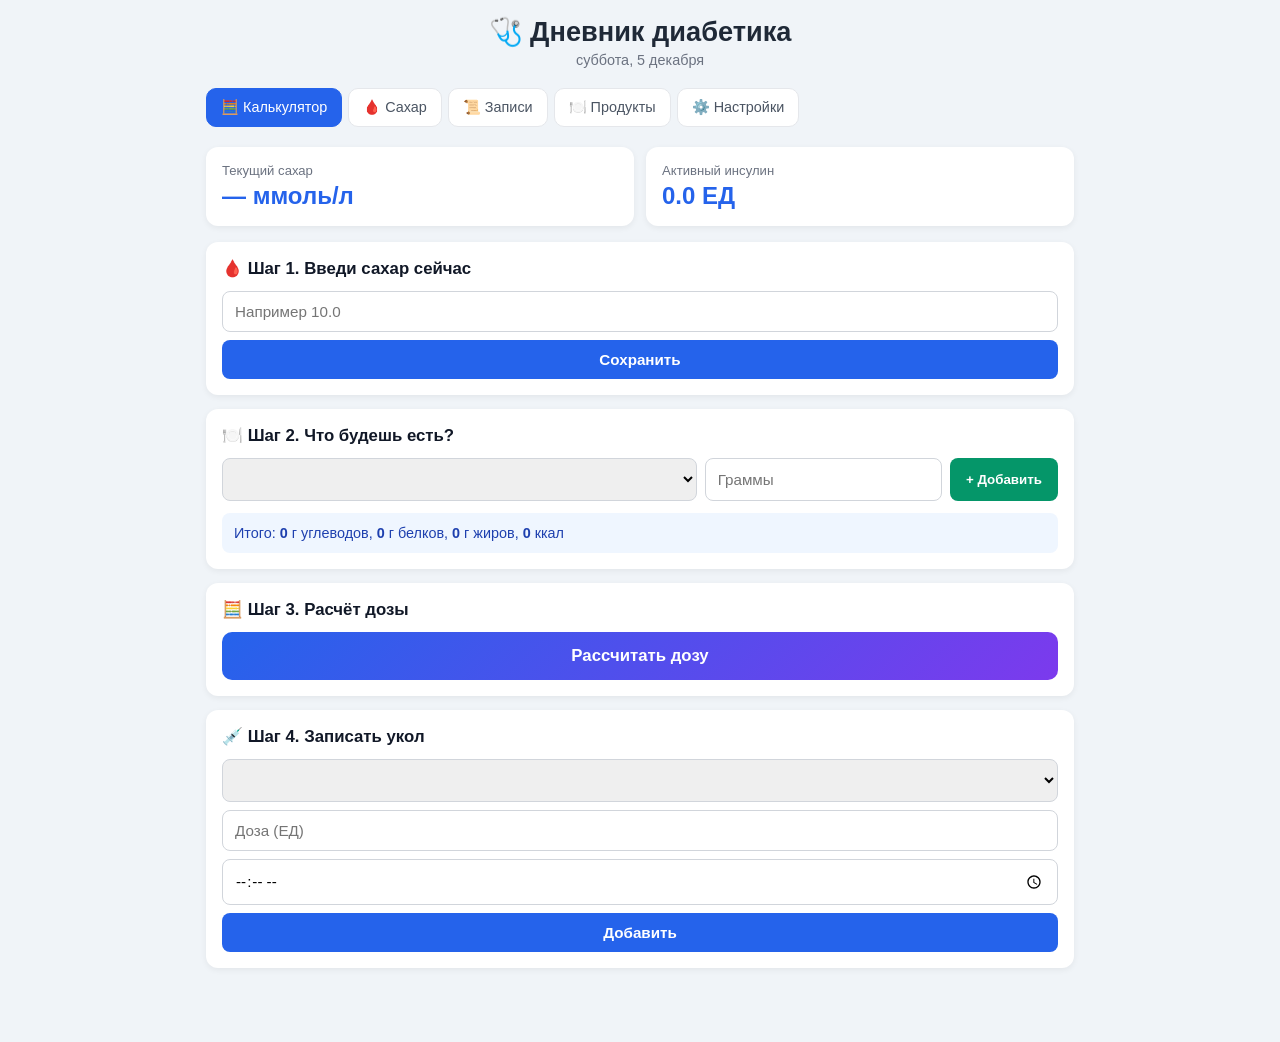
<file: index.html>
<!DOCTYPE html>
<html lang="ru">
<head>
  <meta charset="UTF-8">
  <meta name="viewport" content="width=device-width, initial-scale=1.0">
  <title>Дневник диабетика</title>
  <link rel="stylesheet" href="style.css">
</head>
<body>
  <header>
    <h1>🩺 Дневник диабетика</h1>
    <p class="date" id="currentDate"></p>
  </header>

  <main>
    <!-- ==================== ВКЛАДКИ ==================== -->
    <nav class="tabs">
      <button class="tab active" data-tab="calc">🧮 Калькулятор</button>
      <button class="tab" data-tab="sugar">🩸 Сахар</button>
      <button class="tab" data-tab="records">📜 Записи</button>
      <button class="tab" data-tab="products">🍽️ Продукты</button>
      <button class="tab" data-tab="settings">⚙️ Настройки</button>
    </nav>

    <!-- ==================== ВКЛАДКА: КАЛЬКУЛЯТОР ==================== -->
    <section class="tab-content active" id="tab-calc">
      <div class="summary">
        <div class="card">
          <span class="label">Текущий сахар</span>
          <span class="value" id="currentSugarDisplay">— ммоль/л</span>
        </div>
        <div class="card">
          <span class="label">Активный инсулин</span>
          <span class="value" id="iobDisplay">0.0 ЕД</span>
        </div>
      </div>

      <div class="form-section">
        <h2>🩸 Шаг 1. Введи сахар сейчас</h2>
        <form id="sugarQuickForm">
          <input type="number" id="sugarQuick" placeholder="Например 10.0" min="1" max="35" step="0.1" required>
          <button type="submit">Сохранить</button>
        </form>
      </div>

      <div class="form-section">
        <h2>🍽️ Шаг 2. Что будешь есть?</h2>
        <div class="meal-builder">
          <select id="productSelect"></select>
          <input type="number" id="productGrams" placeholder="Граммы" min="1" step="1">
          <button type="button" id="addMealItem">+ Добавить</button>
        </div>
        <ul id="mealList" class="meal-list"></ul>
        <div class="meal-total">
          Итого: <b id="mealCarbs">0</b> г углеводов,
          <b id="mealProtein">0</b> г белков,
          <b id="mealFat">0</b> г жиров,
          <b id="mealKcal">0</b> ккал
        </div>
      </div>

      <div class="form-section">
        <h2>🧮 Шаг 3. Расчёт дозы</h2>
        <button type="button" id="calculateBtn" class="big-btn">Рассчитать дозу</button>
        <div id="calcResult" class="calc-result" style="display:none;"></div>
      </div>

      <div class="form-section">
        <h2>💉 Шаг 4. Записать укол</h2>
        <form id="insulinForm">
          <select id="insulinType" required></select>
          <input type="number" id="insulinDose" placeholder="Доза (ЕД)" min="0" step="0.5" required>
          <input type="time" id="insulinTime" required>
          <button type="submit">Добавить</button>
        </form>
      </div>
    </section>

    <!-- ==================== ВКЛАДКА: САХАР ==================== -->
    <section class="tab-content" id="tab-sugar">
      <div class="form-section">
        <h2>🩸 Внести сахар в крови</h2>
        <form id="sugarForm">
          <input type="number" id="sugarValue" placeholder="ммоль/л" min="1" max="35" step="0.1" required>
          <select id="sugarContext">
            <option value="Натощак">Натощак</option>
            <option value="Перед едой">Перед едой</option>
            <option value="Через 2 ч после еды">Через 2 ч после еды</option>
            <option value="Перед сном">Перед сном</option>
            <option value="Ночью">Ночью</option>
            <option value="Другое">Другое</option>
          </select>
          <input type="time" id="sugarTime" required>
          <button type="submit">Добавить</button>
        </form>
      </div>

      <div class="form-section">
        <h2>Сегодняшние замеры</h2>
        <ul id="sugarList"></ul>
      </div>
    </section>

    <!-- ==================== ВКЛАДКА: ЗАПИСИ ==================== -->
    <section class="tab-content" id="tab-records">
      <div class="records">
        <div class="records-column">
          <h2>🍽️ Еда</h2>
          <ul id="foodList"></ul>
        </div>
        <div class="records-column">
          <h2>💉 Инсулин</h2>
          <ul id="insulinList"></ul>
        </div>
      </div>
      <div class="form-section" style="margin-top: 20px;">
        <h2>📊 Итоги за сегодня</h2>
        <p>Углеводы: <b id="totalCarbs">0</b> г</p>
        <p>Белки: <b id="totalProtein">0</b> г</p>
        <p>Жиры: <b id="totalFat">0</b> г</p>
        <p>Калории: <b id="totalKcal">0</b> ккал</p>
        <p>Инсулин: <b id="totalInsulin">0</b> ЕД</p>
      </div>
    </section>

    <!-- ==================== ВКЛАДКА: ПРОДУКТЫ ==================== -->
    <section class="tab-content" id="tab-products">
      <div class="form-section">
        <h2>➕ Добавить свой продукт</h2>
        <form id="productForm">
          <input type="text" id="newProductName" placeholder="Название" required>
          <input type="number" id="newProductCarbs" placeholder="Углеводы на 100г" min="0" step="0.1" required>
          <input type="number" id="newProductProtein" placeholder="Белки на 100г" min="0" step="0.1" value="0">
          <input type="number" id="newProductFat" placeholder="Жиры на 100г" min="0" step="0.1" value="0">
          <input type="number" id="newProductKcal" placeholder="Ккал на 100г" min="0" step="1" value="0">
          <button type="submit">Добавить</button>
        </form>
      </div>

      <div class="form-section">
        <h2>📚 База продуктов (<span id="productsCount">0</span>)</h2>
        <input type="text" id="productSearch" placeholder="🔍 Поиск продукта..." style="margin-bottom:10px;">
        <ul id="productsList" class="products-list"></ul>
      </div>
    </section>

    <!-- ==================== ВКЛАДКА: НАСТРОЙКИ ==================== -->
    <section class="tab-content" id="tab-settings">
      <div class="form-section">
        <h2>⚙️ Мои коэффициенты</h2>
        <p class="hint">⚠️ Эти значения подбирает врач! Изменяй только с его согласия.</p>
        <form id="settingsForm">
          <label>Углеводный коэффициент (УК) — грамм углеводов на 1 ЕД:
            <input type="number" id="setUK" min="1" max="30" step="0.5" required>
          </label>
          <label>Коэффициент чувствительности (КЧ) — на сколько ммоль/л снижает 1 ЕД:
            <input type="number" id="setKCH" min="0.1" max="10" step="0.1" required>
          </label>
          <label>Целевой сахар (ммоль/л):
            <input type="number" id="setTarget" min="4" max="10" step="0.1" required>
          </label>
          <button type="submit">Сохранить настройки</button>
        </form>
      </div>

      <div class="form-section">
        <h2>💉 База инсулинов</h2>
        <ul id="insulinsList" class="products-list"></ul>
        <form id="insulinAddForm" style="margin-top:10px;">
          <input type="text" id="newInsulinName" placeholder="Название (напр. Фиасп)" required>
          <input type="number" id="newInsulinStart" placeholder="Начало действия (мин)" min="1" value="15" required>
          <input type="number" id="newInsulinPeak" placeholder="Пик (мин)" min="1" value="90" required>
          <input type="number" id="newInsulinEnd" placeholder="Конец (мин)" min="1" value="240" required>
          <button type="submit">Добавить</button>
        </form>
      </div>

      <div class="form-section">
        <h2>🗑️ Опасная зона</h2>
        <button type="button" id="clearAll" class="danger-btn">Удалить все данные</button>
      </div>
    </section>
  </main>

  <script src="script.js"></script>
</body>
</html>
</file>
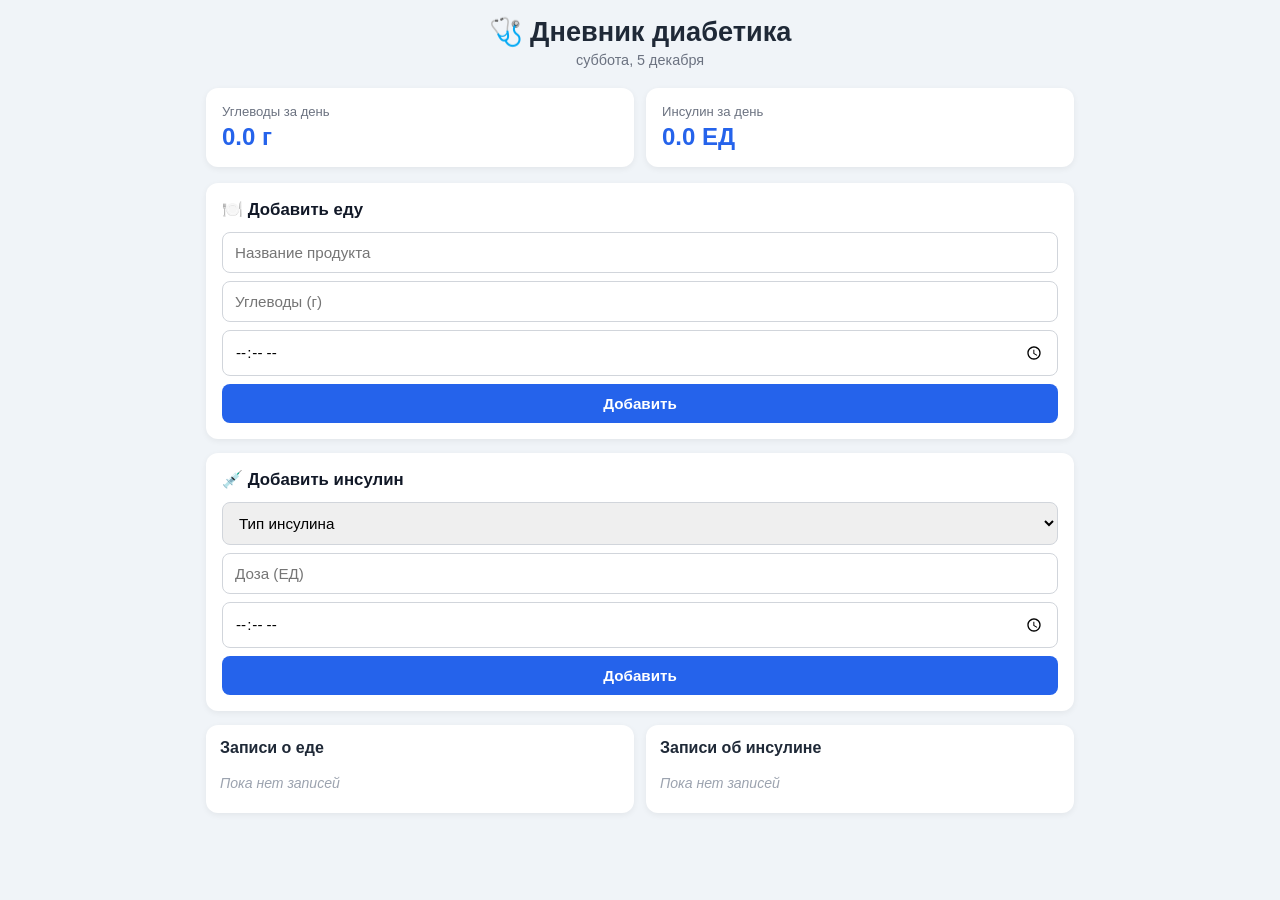
<file: diabetes-diary/index.html>
<!DOCTYPE html>
<html lang="ru">
<head>
  <meta charset="UTF-8">
  <meta name="viewport" content="width=device-width, initial-scale=1.0">
  <title>Дневник диабетика</title>
  <link rel="stylesheet" href="style.css">
</head>
<body>
  <header>
    <h1>🩺 Дневник диабетика</h1>
    <p class="date" id="currentDate"></p>
  </header>

  <main>
    <section class="summary">
      <div class="card">
        <span class="label">Углеводы за день</span>
        <span class="value" id="totalCarbs">0 г</span>
      </div>
      <div class="card">
        <span class="label">Инсулин за день</span>
        <span class="value" id="totalInsulin">0 ЕД</span>
      </div>
    </section>

    <section class="form-section">
      <h2>🍽️ Добавить еду</h2>
      <form id="foodForm">
        <input type="text" id="foodName" placeholder="Название продукта" required>
        <input type="number" id="foodCarbs" placeholder="Углеводы (г)" min="0" step="0.1" required>
        <input type="time" id="foodTime" required>
        <button type="submit">Добавить</button>
      </form>
    </section>

    <section class="form-section">
      <h2>💉 Добавить инсулин</h2>
      <form id="insulinForm">
        <select id="insulinType" required>
          <option value="">Тип инсулина</option>
          <option value="Быстрый">Быстрый</option>
          <option value="Продлённый">Продлённый</option>
          <option value="Смешанный">Смешанный</option>
        </select>
        <input type="number" id="insulinDose" placeholder="Доза (ЕД)" min="0" step="0.5" required>
        <input type="time" id="insulinTime" required>
        <button type="submit">Добавить</button>
      </form>
    </section>

    <section class="records">
      <div class="records-column">
        <h2>Записи о еде</h2>
        <ul id="foodList"></ul>
      </div>
      <div class="records-column">
        <h2>Записи об инсулине</h2>
        <ul id="insulinList"></ul>
      </div>
    </section>
  </main>

  <script src="script.js"></script>
</body>
</html>
</file>
<file: style.css>
* { box-sizing: border-box; margin: 0; padding: 0; }

body {
  font-family: -apple-system, "Segoe UI", Roboto, sans-serif;
  background: #f0f4f8;
  color: #1f2937;
  padding: 16px;
  max-width: 900px;
  margin: 0 auto;
  padding-bottom: 60px;
}

header { text-align: center; margin-bottom: 20px; }
header h1 { font-size: 1.7rem; margin-bottom: 4px; }
.date { color: #6b7280; font-size: 0.9rem; }

/* ============ ВКЛАДКИ ============ */
.tabs {
  display: flex;
  gap: 6px;
  overflow-x: auto;
  margin-bottom: 16px;
  padding-bottom: 4px;
  scrollbar-width: none;
}
.tabs::-webkit-scrollbar { display: none; }
.tab {
  flex-shrink: 0;
  padding: 10px 14px;
  background: white;
  border: 1px solid #e5e7eb;
  border-radius: 10px;
  cursor: pointer;
  font-size: 0.9rem;
  font-weight: 500;
  color: #4b5563;
  transition: all 0.15s;
  white-space: nowrap;
}
.tab:hover { background: #f9fafb; }
.tab.active {
  background: #2563eb;
  color: white;
  border-color: #2563eb;
}

.tab-content { display: none; }
.tab-content.active { display: block; }

/* ============ СВОДКА ============ */
.summary {
  display: grid;
  grid-template-columns: 1fr 1fr;
  gap: 12px;
  margin-bottom: 16px;
}
.card {
  background: white;
  padding: 16px;
  border-radius: 12px;
  box-shadow: 0 2px 6px rgba(0,0,0,0.06);
  display: flex;
  flex-direction: column;
}
.card .label { font-size: 0.82rem; color: #6b7280; }
.card .value { font-size: 1.5rem; font-weight: 700; color: #2563eb; margin-top: 4px; }

/* ============ ФОРМЫ ============ */
.form-section {
  background: white;
  padding: 16px;
  border-radius: 12px;
  margin-bottom: 14px;
  box-shadow: 0 2px 6px rgba(0,0,0,0.06);
}
.form-section h2 {
  font-size: 1.05rem;
  margin-bottom: 12px;
  color: #111827;
}
.hint {
  font-size: 0.82rem;
  color: #b45309;
  background: #fef3c7;
  padding: 8px 12px;
  border-radius: 8px;
  margin-bottom: 12px;
}

form {
  display: grid;
  grid-template-columns: 1fr;
  gap: 8px;
}
form label {
  display: flex;
  flex-direction: column;
  font-size: 0.9rem;
  color: #374151;
  gap: 4px;
}
form input, form select, form button, .meal-builder input, .meal-builder select {
  padding: 11px 12px;
  border-radius: 8px;
  border: 1px solid #d1d5db;
  font-size: 0.95rem;
  font-family: inherit;
  width: 100%;
}
form input:focus, form select:focus {
  outline: none;
  border-color: #2563eb;
  box-shadow: 0 0 0 3px rgba(37,99,235,0.1);
}
form button {
  background: #2563eb;
  color: white;
  border: none;
  cursor: pointer;
  font-weight: 600;
  transition: background 0.15s;
}
form button:hover { background: #1d4ed8; }

/* Кнопка "Рассчитать дозу" */
.big-btn {
  width: 100%;
  padding: 14px;
  background: linear-gradient(135deg, #2563eb, #7c3aed);
  color: white;
  border: none;
  border-radius: 10px;
  font-size: 1.05rem;
  font-weight: 700;
  cursor: pointer;
  transition: transform 0.1s;
}
.big-btn:hover { transform: scale(1.01); }
.big-btn:active { transform: scale(0.99); }

.danger-btn {
  width: 100%;
  padding: 12px;
  background: #fee2e2;
  color: #b91c1c;
  border: 1px solid #fecaca;
  border-radius: 8px;
  font-size: 0.95rem;
  font-weight: 600;
  cursor: pointer;
}
.danger-btn:hover { background: #fecaca; }

/* ============ КОНСТРУКТОР ЕДЫ ============ */
.meal-builder {
  display: grid;
  grid-template-columns: 2fr 1fr auto;
  gap: 8px;
  margin-bottom: 12px;
}
.meal-builder button {
  padding: 11px 16px;
  background: #059669;
  color: white;
  border: none;
  border-radius: 8px;
  font-weight: 600;
  cursor: pointer;
  white-space: nowrap;
}
.meal-builder button:hover { background: #047857; }

.meal-list {
  list-style: none;
  margin-bottom: 10px;
}
.meal-list li {
  display: flex;
  justify-content: space-between;
  align-items: center;
  padding: 8px 12px;
  background: #f9fafb;
  border-radius: 8px;
  margin-bottom: 6px;
  font-size: 0.9rem;
}
.meal-list li .del {
  background: none;
  border: none;
  color: #ef4444;
  cursor: pointer;
  font-size: 1.1rem;
  padding: 0 4px;
}

.meal-total {
  padding: 12px;
  background: #eff6ff;
  border-radius: 8px;
  font-size: 0.9rem;
  color: #1e40af;
}

/* ============ РЕЗУЛЬТАТ РАСЧЁТА ============ */
.calc-result {
  margin-top: 14px;
  padding: 16px;
  background: linear-gradient(135deg, #eff6ff, #f5f3ff);
  border-radius: 12px;
  border-left: 4px solid #2563eb;
}
.calc-result h3 {
  margin-bottom: 12px;
  font-size: 1.1rem;
  color: #1e40af;
}
.calc-row {
  display: flex;
  justify-content: space-between;
  padding: 6px 0;
  font-size: 0.95rem;
  border-bottom: 1px dashed #dbeafe;
}
.calc-row:last-child { border-bottom: none; }
.calc-row b { color: #1e40af; }
.calc-big {
  margin-top: 12px;
  padding: 14px;
  background: white;
  border-radius: 10px;
  text-align: center;
}
.calc-big .dose {
  font-size: 2rem;
  font-weight: 800;
  color: #059669;
  display: block;
}
.calc-warning {
  margin-top: 12px;
  padding: 10px 12px;
  background: #fef3c7;
  color: #92400e;
  border-radius: 8px;
  font-size: 0.82rem;
  line-height: 1.4;
}

/* ============ СПИСКИ ============ */
ul { list-style: none; }
li {
  display: flex;
  justify-content: space-between;
  align-items: center;
  padding: 10px 0;
  border-bottom: 1px solid #f3f4f6;
  font-size: 0.9rem;
}
li:last-child { border-bottom: none; }
li .del {
  background: none;
  border: none;
  color: #ef4444;
  cursor: pointer;
  font-size: 1.1rem;
  padding: 0 6px;
}
.empty {
  color: #9ca3af;
  font-style: italic;
  font-size: 0.88rem;
  padding: 8px 0;
}

/* ============ ПРОДУКТЫ ============ */
.products-list li {
  padding: 10px 0;
}
.products-list .prod-info {
  flex: 1;
  min-width: 0;
}
.products-list .prod-name {
  font-weight: 600;
  display: block;
  color: #111827;
}
.products-list .prod-macros {
  font-size: 0.78rem;
  color: #6b7280;
}

/* ============ ЗАПИСИ ============ */
.records {
  display: grid;
  grid-template-columns: 1fr 1fr;
  gap: 12px;
  margin-bottom: 14px;
}
.records-column {
  background: white;
  padding: 14px;
  border-radius: 12px;
  box-shadow: 0 2px 6px rgba(0,0,0,0.06);
}
.records-column h2 {
  font-size: 1rem;
  margin-bottom: 10px;
}

/* ============ МОБИЛЬНЫЕ ============ */
@media (max-width: 600px) {
  body { padding: 12px; padding-bottom: 60px; }
  header h1 { font-size: 1.4rem; }
  .records, .summary { grid-template-columns: 1fr; }
  .meal-builder { grid-template-columns: 1fr; }
  .meal-builder button { width: 100%; }
}
</file>
<file: diabetes-diary/style.css>
* { box-sizing: border-box; margin: 0; padding: 0; }

body {
  font-family: -apple-system, "Segoe UI", Roboto, sans-serif;
  background: #f0f4f8;
  color: #1f2937;
  padding: 16px;
  max-width: 900px;
  margin: 0 auto;
  padding-bottom: 60px;
}

header { text-align: center; margin-bottom: 20px; }
header h1 { font-size: 1.7rem; margin-bottom: 4px; }
.date { color: #6b7280; font-size: 0.9rem; }

/* ============ ВКЛАДКИ ============ */
.tabs {
  display: flex;
  gap: 6px;
  overflow-x: auto;
  margin-bottom: 16px;
  padding-bottom: 4px;
  scrollbar-width: none;
}
.tabs::-webkit-scrollbar { display: none; }
.tab {
  flex-shrink: 0;
  padding: 10px 14px;
  background: white;
  border: 1px solid #e5e7eb;
  border-radius: 10px;
  cursor: pointer;
  font-size: 0.9rem;
  font-weight: 500;
  color: #4b5563;
  transition: all 0.15s;
  white-space: nowrap;
}
.tab:hover { background: #f9fafb; }
.tab.active {
  background: #2563eb;
  color: white;
  border-color: #2563eb;
}

.tab-content { display: none; }
.tab-content.active { display: block; }

/* ============ СВОДКА ============ */
.summary {
  display: grid;
  grid-template-columns: 1fr 1fr;
  gap: 12px;
  margin-bottom: 16px;
}
.card {
  background: white;
  padding: 16px;
  border-radius: 12px;
  box-shadow: 0 2px 6px rgba(0,0,0,0.06);
  display: flex;
  flex-direction: column;
}
.card .label { font-size: 0.82rem; color: #6b7280; }
.card .value { font-size: 1.5rem; font-weight: 700; color: #2563eb; margin-top: 4px; }

/* ============ ФОРМЫ ============ */
.form-section {
  background: white;
  padding: 16px;
  border-radius: 12px;
  margin-bottom: 14px;
  box-shadow: 0 2px 6px rgba(0,0,0,0.06);
}
.form-section h2 {
  font-size: 1.05rem;
  margin-bottom: 12px;
  color: #111827;
}
.hint {
  font-size: 0.82rem;
  color: #b45309;
  background: #fef3c7;
  padding: 8px 12px;
  border-radius: 8px;
  margin-bottom: 12px;
}

form {
  display: grid;
  grid-template-columns: 1fr;
  gap: 8px;
}
form label {
  display: flex;
  flex-direction: column;
  font-size: 0.9rem;
  color: #374151;
  gap: 4px;
}
form input, form select, form button, .meal-builder input, .meal-builder select {
  padding: 11px 12px;
  border-radius: 8px;
  border: 1px solid #d1d5db;
  font-size: 0.95rem;
  font-family: inherit;
  width: 100%;
}
form input:focus, form select:focus {
  outline: none;
  border-color: #2563eb;
  box-shadow: 0 0 0 3px rgba(37,99,235,0.1);
}
form button {
  background: #2563eb;
  color: white;
  border: none;
  cursor: pointer;
  font-weight: 600;
  transition: background 0.15s;
}
form button:hover { background: #1d4ed8; }

/* Кнопка "Рассчитать дозу" */
.big-btn {
  width: 100%;
  padding: 14px;
  background: linear-gradient(135deg, #2563eb, #7c3aed);
  color: white;
  border: none;
  border-radius: 10px;
  font-size: 1.05rem;
  font-weight: 700;
  cursor: pointer;
  transition: transform 0.1s;
}
.big-btn:hover { transform: scale(1.01); }
.big-btn:active { transform: scale(0.99); }

.danger-btn {
  width: 100%;
  padding: 12px;
  background: #fee2e2;
  color: #b91c1c;
  border: 1px solid #fecaca;
  border-radius: 8px;
  font-size: 0.95rem;
  font-weight: 600;
  cursor: pointer;
}
.danger-btn:hover { background: #fecaca; }

/* ============ КОНСТРУКТОР ЕДЫ ============ */
.meal-builder {
  display: grid;
  grid-template-columns: 2fr 1fr auto;
  gap: 8px;
  margin-bottom: 12px;
}
.meal-builder button {
  padding: 11px 16px;
  background: #059669;
  color: white;
  border: none;
  border-radius: 8px;
  font-weight: 600;
  cursor: pointer;
  white-space: nowrap;
}
.meal-builder button:hover { background: #047857; }

.meal-list {
  list-style: none;
  margin-bottom: 10px;
}
.meal-list li {
  display: flex;
  justify-content: space-between;
  align-items: center;
  padding: 8px 12px;
  background: #f9fafb;
  border-radius: 8px;
  margin-bottom: 6px;
  font-size: 0.9rem;
}
.meal-list li .del {
  background: none;
  border: none;
  color: #ef4444;
  cursor: pointer;
  font-size: 1.1rem;
  padding: 0 4px;
}

.meal-total {
  padding: 12px;
  background: #eff6ff;
  border-radius: 8px;
  font-size: 0.9rem;
  color: #1e40af;
}

/* ============ РЕЗУЛЬТАТ РАСЧЁТА ============ */
.calc-result {
  margin-top: 14px;
  padding: 16px;
  background: linear-gradient(135deg, #eff6ff, #f5f3ff);
  border-radius: 12px;
  border-left: 4px solid #2563eb;
}
.calc-result h3 {
  margin-bottom: 12px;
  font-size: 1.1rem;
  color: #1e40af;
}
.calc-row {
  display: flex;
  justify-content: space-between;
  padding: 6px 0;
  font-size: 0.95rem;
  border-bottom: 1px dashed #dbeafe;
}
.calc-row:last-child { border-bottom: none; }
.calc-row b { color: #1e40af; }
.calc-big {
  margin-top: 12px;
  padding: 14px;
  background: white;
  border-radius: 10px;
  text-align: center;
}
.calc-big .dose {
  font-size: 2rem;
  font-weight: 800;
  color: #059669;
  display: block;
}
.calc-warning {
  margin-top: 12px;
  padding: 10px 12px;
  background: #fef3c7;
  color: #92400e;
  border-radius: 8px;
  font-size: 0.82rem;
  line-height: 1.4;
}

/* ============ СПИСКИ ============ */
ul { list-style: none; }
li {
  display: flex;
  justify-content: space-between;
  align-items: center;
  padding: 10px 0;
  border-bottom: 1px solid #f3f4f6;
  font-size: 0.9rem;
}
li:last-child { border-bottom: none; }
li .del {
  background: none;
  border: none;
  color: #ef4444;
  cursor: pointer;
  font-size: 1.1rem;
  padding: 0 6px;
}
.empty {
  color: #9ca3af;
  font-style: italic;
  font-size: 0.88rem;
  padding: 8px 0;
}

/* ============ ПРОДУКТЫ ============ */
.products-list li {
  padding: 10px 0;
}
.products-list .prod-info {
  flex: 1;
  min-width: 0;
}
.products-list .prod-name {
  font-weight: 600;
  display: block;
  color: #111827;
}
.products-list .prod-macros {
  font-size: 0.78rem;
  color: #6b7280;
}

/* ============ ЗАПИСИ ============ */
.records {
  display: grid;
  grid-template-columns: 1fr 1fr;
  gap: 12px;
  margin-bottom: 14px;
}
.records-column {
  background: white;
  padding: 14px;
  border-radius: 12px;
  box-shadow: 0 2px 6px rgba(0,0,0,0.06);
}
.records-column h2 {
  font-size: 1rem;
  margin-bottom: 10px;
}

/* ============ МОБИЛЬНЫЕ ============ */
@media (max-width: 600px) {
  body { padding: 12px; padding-bottom: 60px; }
  header h1 { font-size: 1.4rem; }
  .records, .summary { grid-template-columns: 1fr; }
  .meal-builder { grid-template-columns: 1fr; }
  .meal-builder button { width: 100%; }
}
</file>
